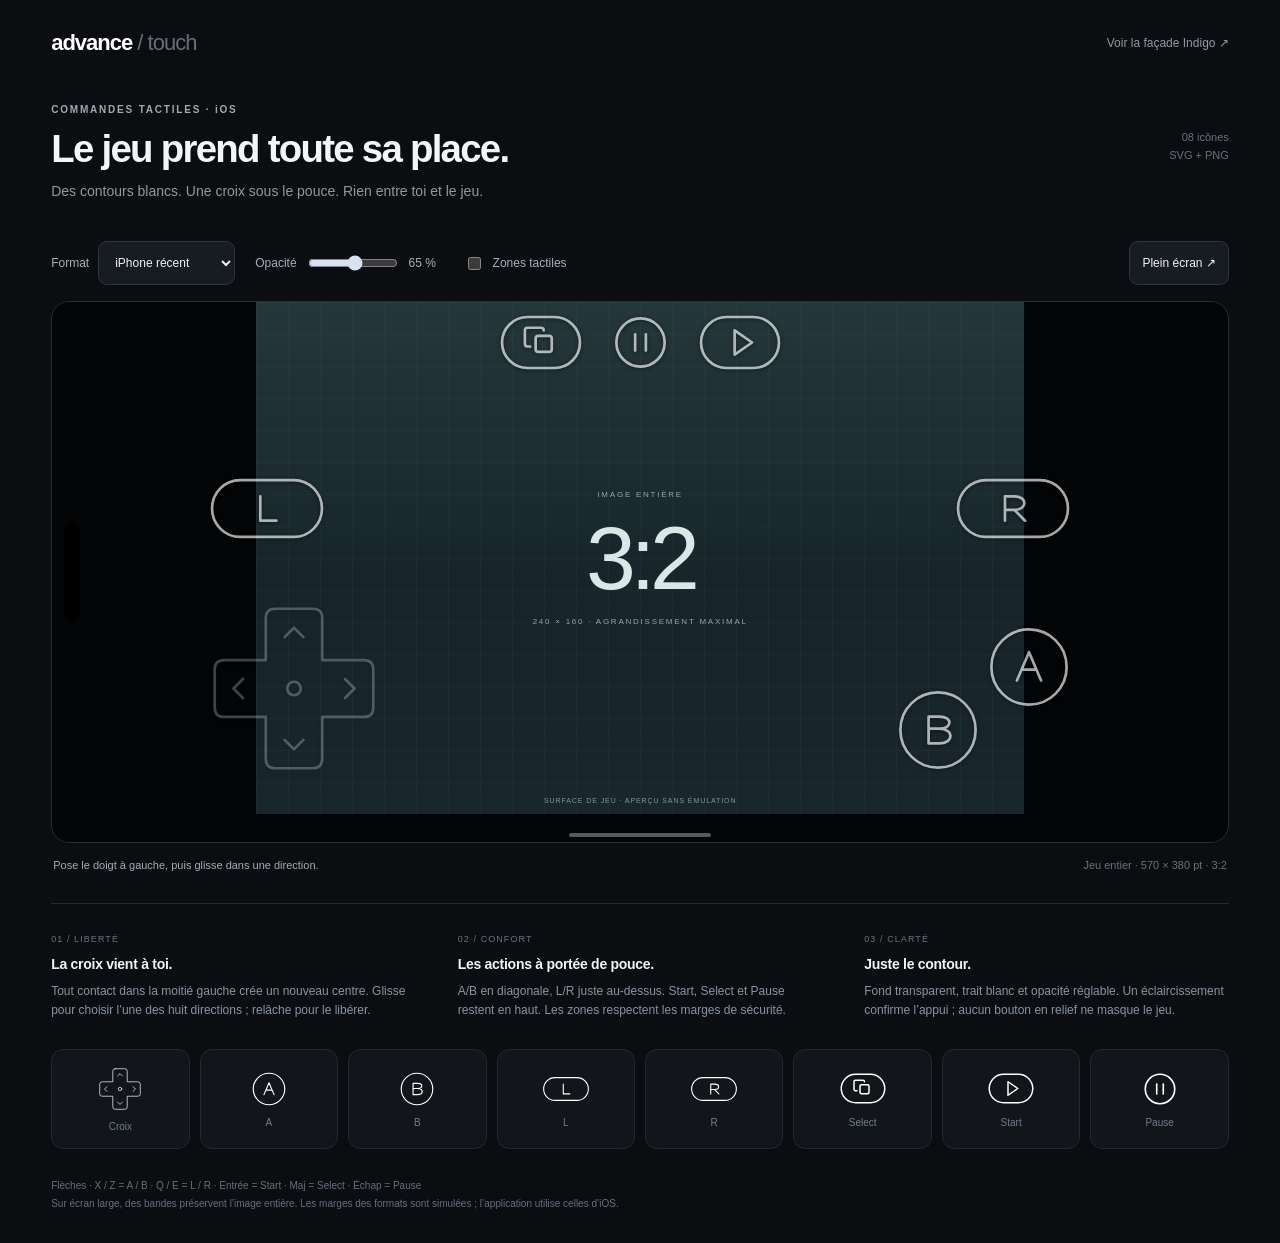
<file: preview/index.html>
<!doctype html>
<html lang="fr"><head><meta charset="utf-8"><meta name="viewport" content="width=device-width,initial-scale=1,viewport-fit=cover"><title>Advance — Touch</title><link rel="stylesheet" href="modern.css"></head>
<body>
<header><a class="brand" href="./">advance<span> / touch</span></a><a class="archive" href="indigo.html">Voir la façade Indigo ↗</a></header>
<main>
<div class="intro"><div><p class="eyebrow">COMMANDES TACTILES · iOS</p><h1>Le jeu prend toute sa place.</h1><p>Des contours blancs. Une croix sous le pouce. Rien entre toi et le jeu.</p></div><span class="version">08 icônes<br>SVG + PNG</span></div>
<div class="toolbar">
<label>Format <select id="device"><option value="wide">iPhone récent</option><option value="compact">iPhone compact</option><option value="classic">iPhone SE · 16:9</option><option value="ipad">iPad 13″ · 4:3</option><option value="ipad11">iPad 11″</option><option value="mini">iPad mini</option></select></label>
<label class="opacity">Opacité <input id="opacity" type="range" min="25" max="100" value="65"><output id="opacityValue">65 %</output></label>
<label><input id="guides" type="checkbox"> Zones tactiles</label>
<button id="fullscreen">Plein écran ↗</button>
</div>
<div id="viewport" class="viewport" tabindex="0" aria-label="Aperçu des commandes tactiles">
  <div id="game" class="game"><div class="game-label"><span>IMAGE ENTIÈRE</span><strong>3:2</strong><span>240 × 160 · AGRANDISSEMENT MAXIMAL</span></div><span class="demo-label">SURFACE DE JEU · APERÇU SANS ÉMULATION</span></div>
  <div id="moveZone" class="move-zone"><span>ZONE DE DÉPLACEMENT LIBRE</span></div>
  <div id="pad" class="pad" aria-hidden="true"><img src="../assets/ios-outline/svg/dpad.svg" alt=""><i id="thumb"></i></div>
  <div id="buttons"></div>
  <div id="safeGuide" class="safe-guide"></div>
  <div id="camera" class="camera"></div><div id="gesture" class="gesture"></div>
  <div id="pause" class="pause" hidden><p>Aperçu en pause</p><button id="resume">Reprendre</button></div>
</div>
<div class="caption"><span id="status" role="status">Pose le doigt à gauche, puis glisse dans une direction.</span><span id="sizeInfo">Ratio 3:2 conservé</span></div>
<section class="details"><article><span>01 / LIBERTÉ</span><h2>La croix vient à toi.</h2><p>Tout contact dans la moitié gauche crée un nouveau centre. Glisse pour choisir l’une des huit directions ; relâche pour le libérer.</p></article><article><span>02 / CONFORT</span><h2>Les actions à portée de pouce.</h2><p>A/B en diagonale, L/R juste au-dessus. Start, Select et Pause restent en haut. Les zones respectent les marges de sécurité.</p></article><article><span>03 / CLARTÉ</span><h2>Juste le contour.</h2><p>Fond transparent, trait blanc et opacité réglable. Un éclaircissement confirme l’appui ; aucun bouton en relief ne masque le jeu.</p></article></section>
<section class="asset-strip" aria-label="Les huit icônes séparées"></section>
<footer>Flèches · X / Z = A / B · Q / E = L / R · Entrée = Start · Maj = Select · Échap = Pause<br>Sur écran large, des bandes préservent l’image entière. Les marges des formats sont simulées ; l’application utilise celles d’iOS.</footer>
</main><div id="safeProbe"></div>
<script src="input.js"></script><script src="touch-model.js"></script><script src="modern.js"></script>
</body></html>
</file>
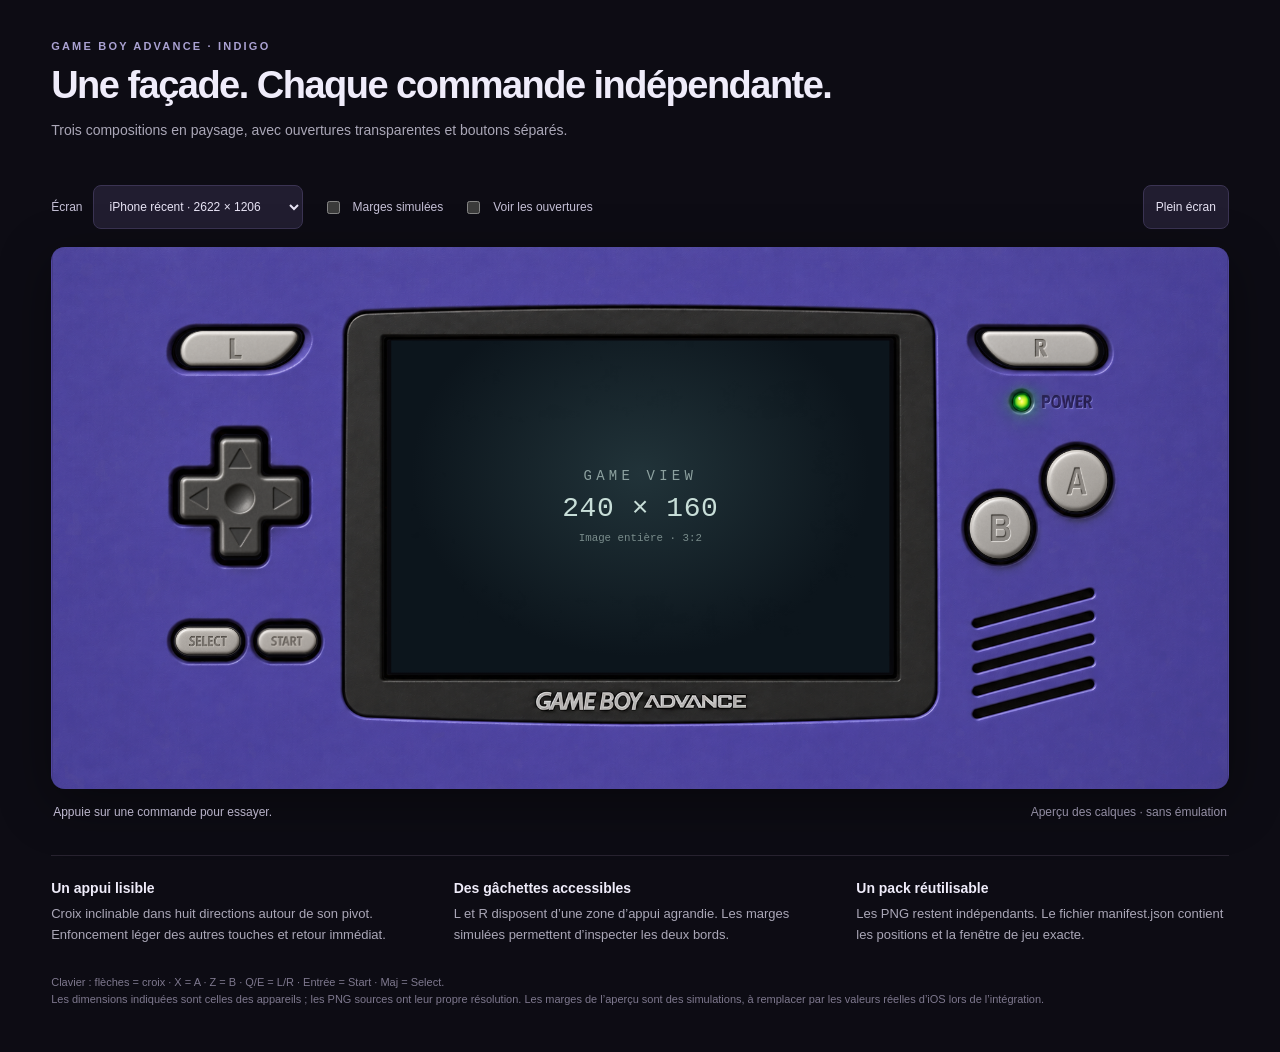
<file: preview/indigo.html>
<!doctype html>
<html lang="fr">
<head>
<meta charset="utf-8">
<meta name="viewport" content="width=device-width,initial-scale=1,viewport-fit=cover">
<title>GBA Indigo — Atelier des calques</title>
<link rel="stylesheet" href="preview.css">
</head>
<body>
<header><div class="eyebrow">GAME BOY ADVANCE · INDIGO</div><h1>Une façade. Chaque commande indépendante.</h1><p>Trois compositions en paysage, avec ouvertures transparentes et boutons séparés.</p></header>
<main>
<div class="toolbar">
<label>Écran <select id="device">
<option value="wide">iPhone récent · 2622 × 1206</option>
<option value="compact">iPhone compact · 2340 × 1080</option>
<option value="classic">iPhone SE · 1334 × 750</option>
<option value="ipad">iPad 13″ · 2752 × 2064</option>
<option value="ipad11">iPad 11″ · 2420 × 1668</option>
<option value="mini">iPad mini · 2266 × 1488</option>
</select></label>
<label class="check"><input type="checkbox" id="guides"> Marges simulées</label>
<label class="check"><input type="checkbox" id="holes"> Voir les ouvertures</label>
<button id="fullscreen" class="action">Plein écran</button>
</div>
<div class="viewport" id="viewport" aria-label="Aperçu interactif de la façade">
<div id="board" class="board"><div id="game" class="game"><span>GAME VIEW</span><strong>240 × 160</strong><small>Image entière · 3:2</small></div><img id="face" class="face" alt="Façade violette avec logements des boutons" draggable="false"><div id="controls"></div></div>
<div class="safe-guide" id="safeGuide"><span>Zone préservée</span></div>
<div id="camera" class="camera" aria-hidden="true"></div>
<div id="gesture" class="gesture" aria-hidden="true"></div>
</div>
<div class="caption"><span id="status" aria-live="polite">Appuie sur une commande pour essayer.</span><span>Aperçu des calques · sans émulation</span></div>
<section class="notes"><div><h2>Un appui lisible</h2><p>Croix inclinable dans huit directions autour de son pivot. Enfoncement léger des autres touches et retour immédiat.</p></div><div><h2>Des gâchettes accessibles</h2><p>L et R disposent d’une zone d’appui agrandie. Les marges simulées permettent d’inspecter les deux bords.</p></div><div><h2>Un pack réutilisable</h2><p>Les PNG restent indépendants. Le fichier manifest.json contient les positions et la fenêtre de jeu exacte.</p></div></section>
<p class="help">Clavier : flèches = croix · X = A · Z = B · Q/E = L/R · Entrée = Start · Maj = Select.<br>Les dimensions indiquées sont celles des appareils ; les PNG sources ont leur propre résolution. Les marges de l’aperçu sont des simulations, à remplacer par les valeurs réelles d’iOS lors de l’intégration.</p>
</main>
<div id="safeProbe" aria-hidden="true"></div>
<script src="assets.js"></script><script src="input.js"></script>
<script src="preview.js"></script>
</body></html>
</file>
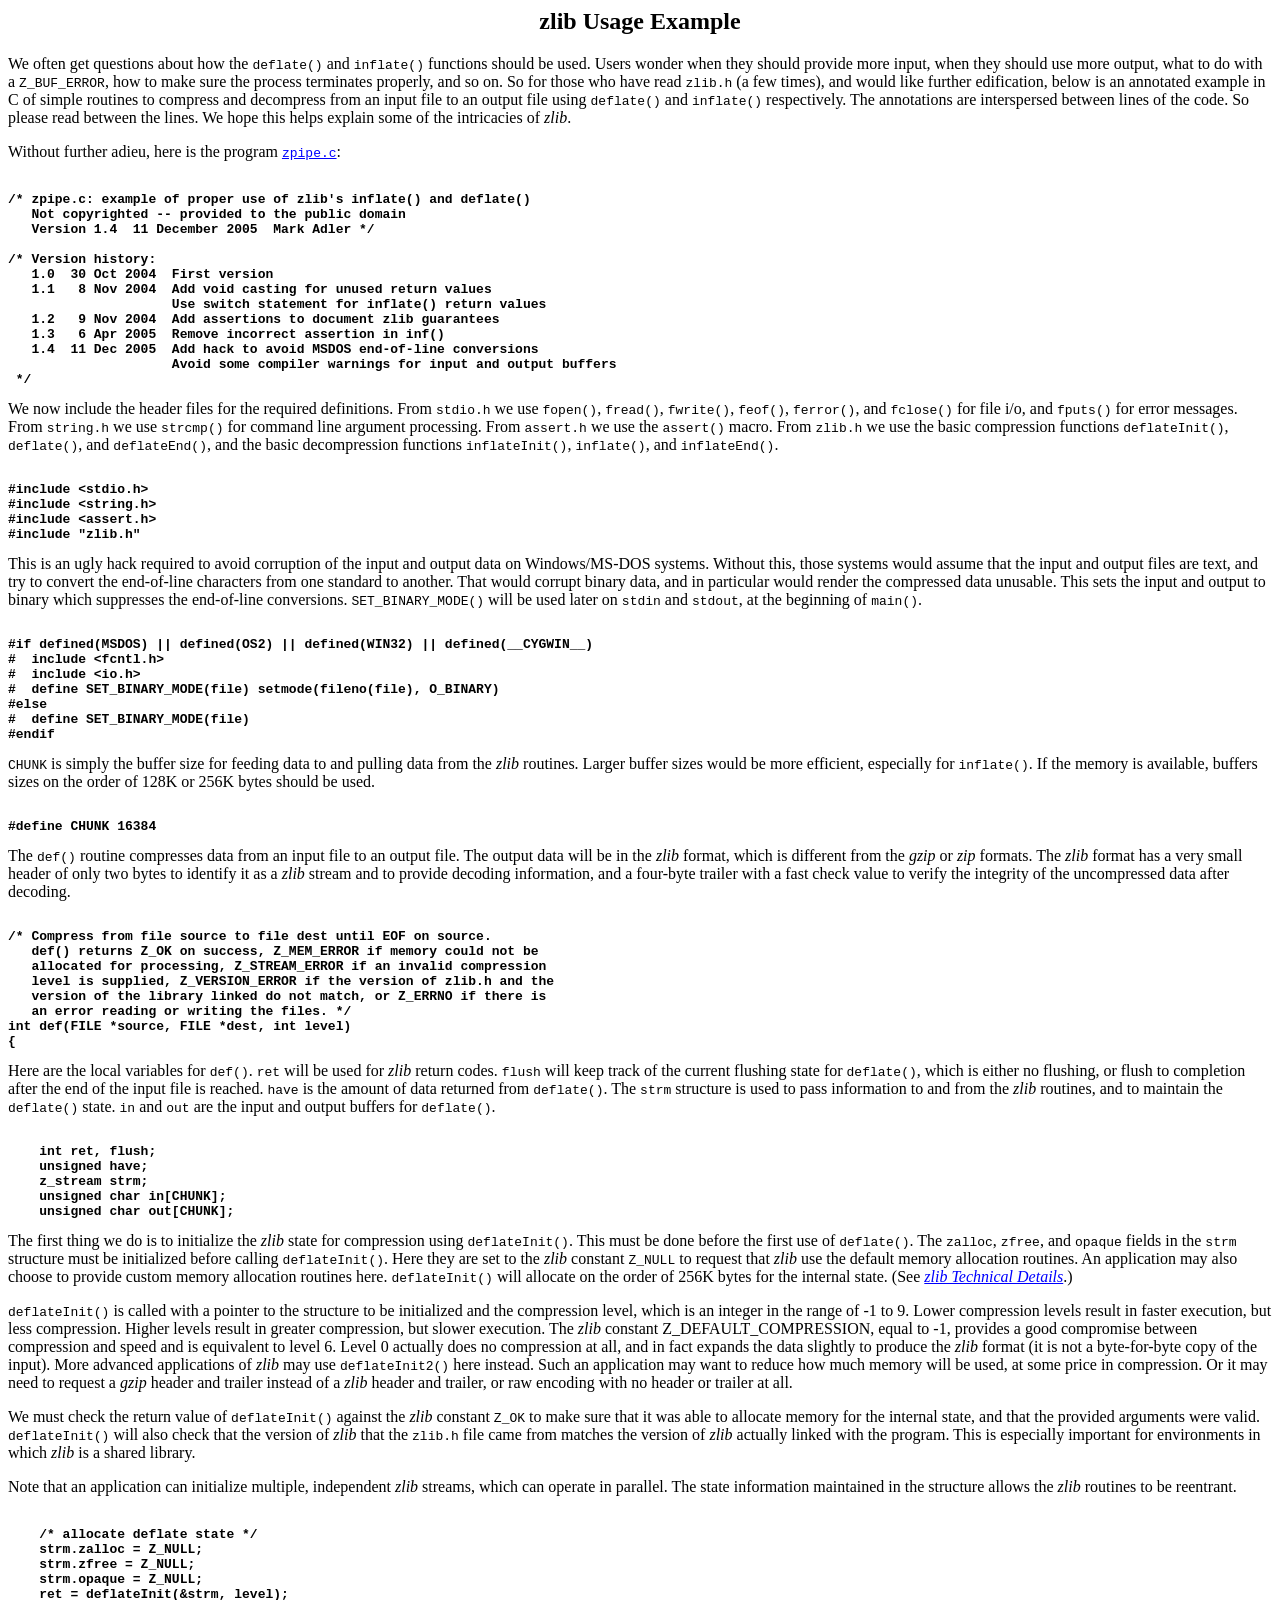
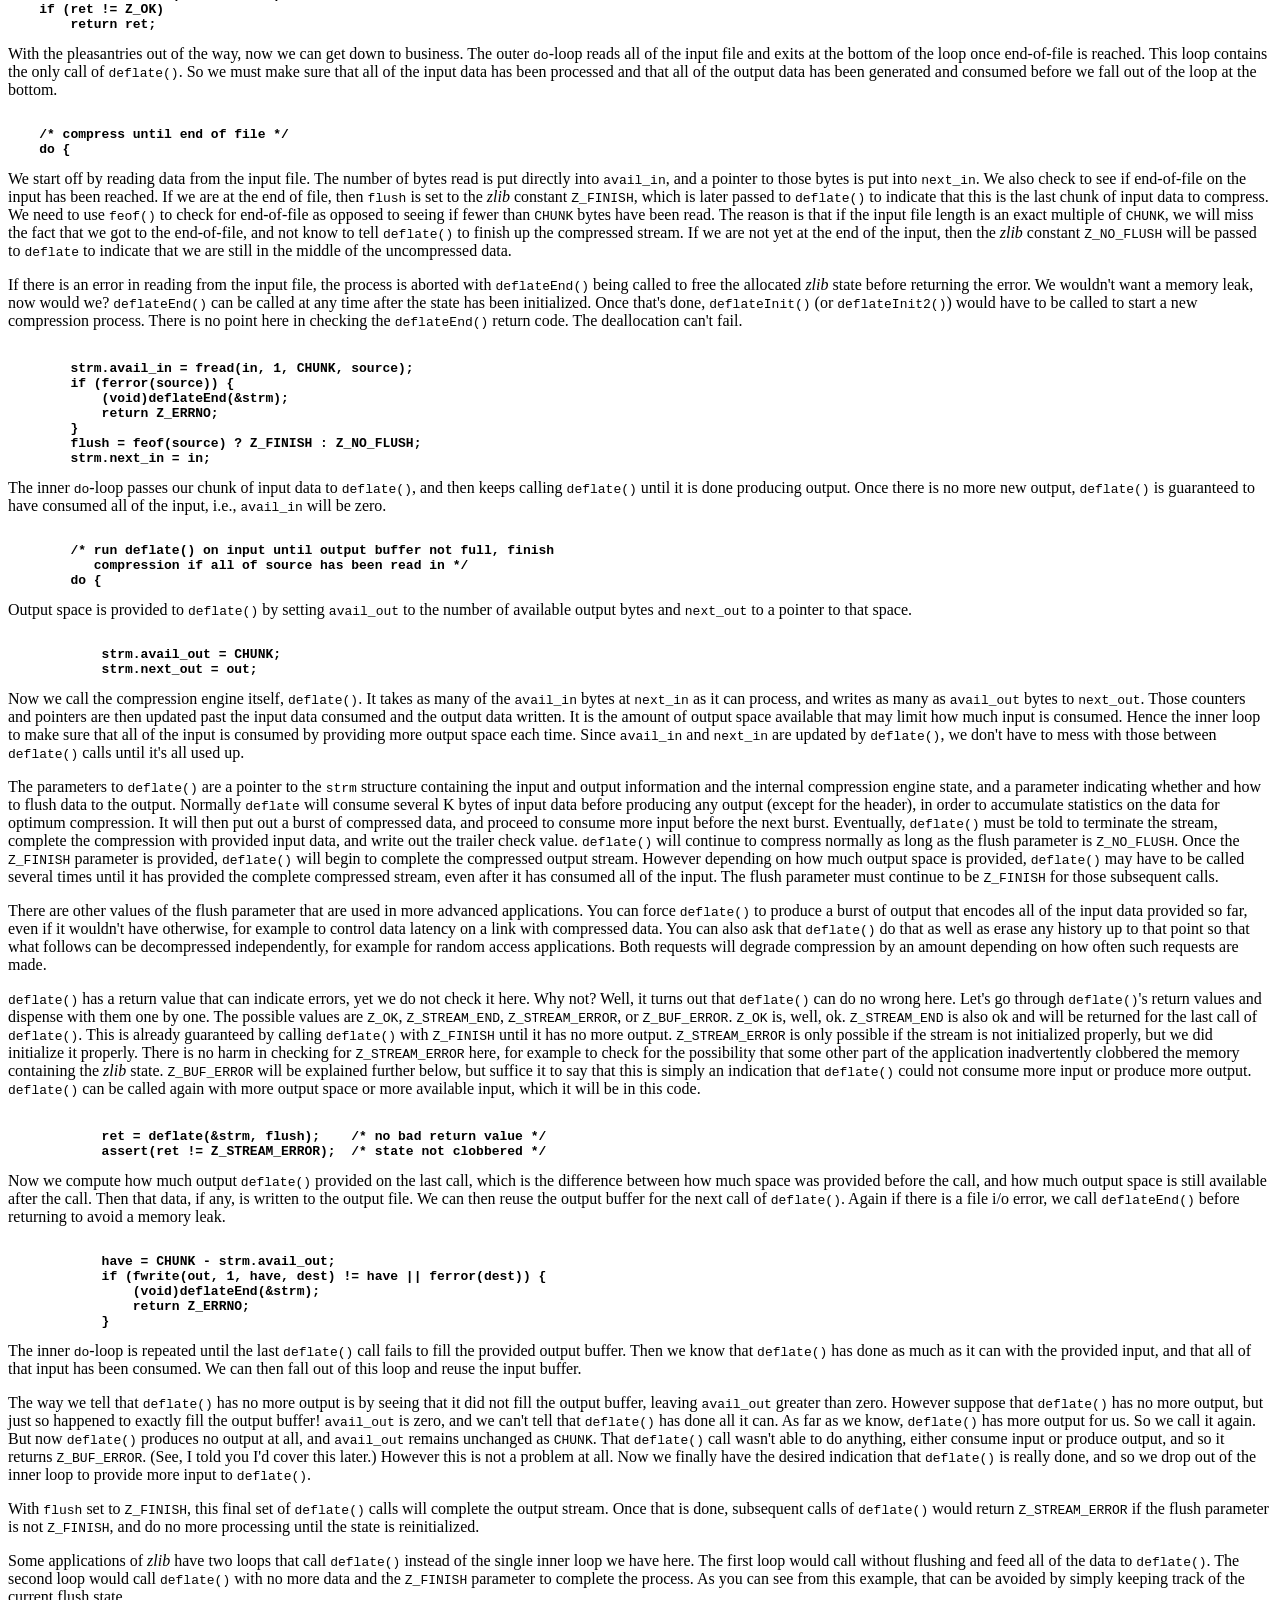
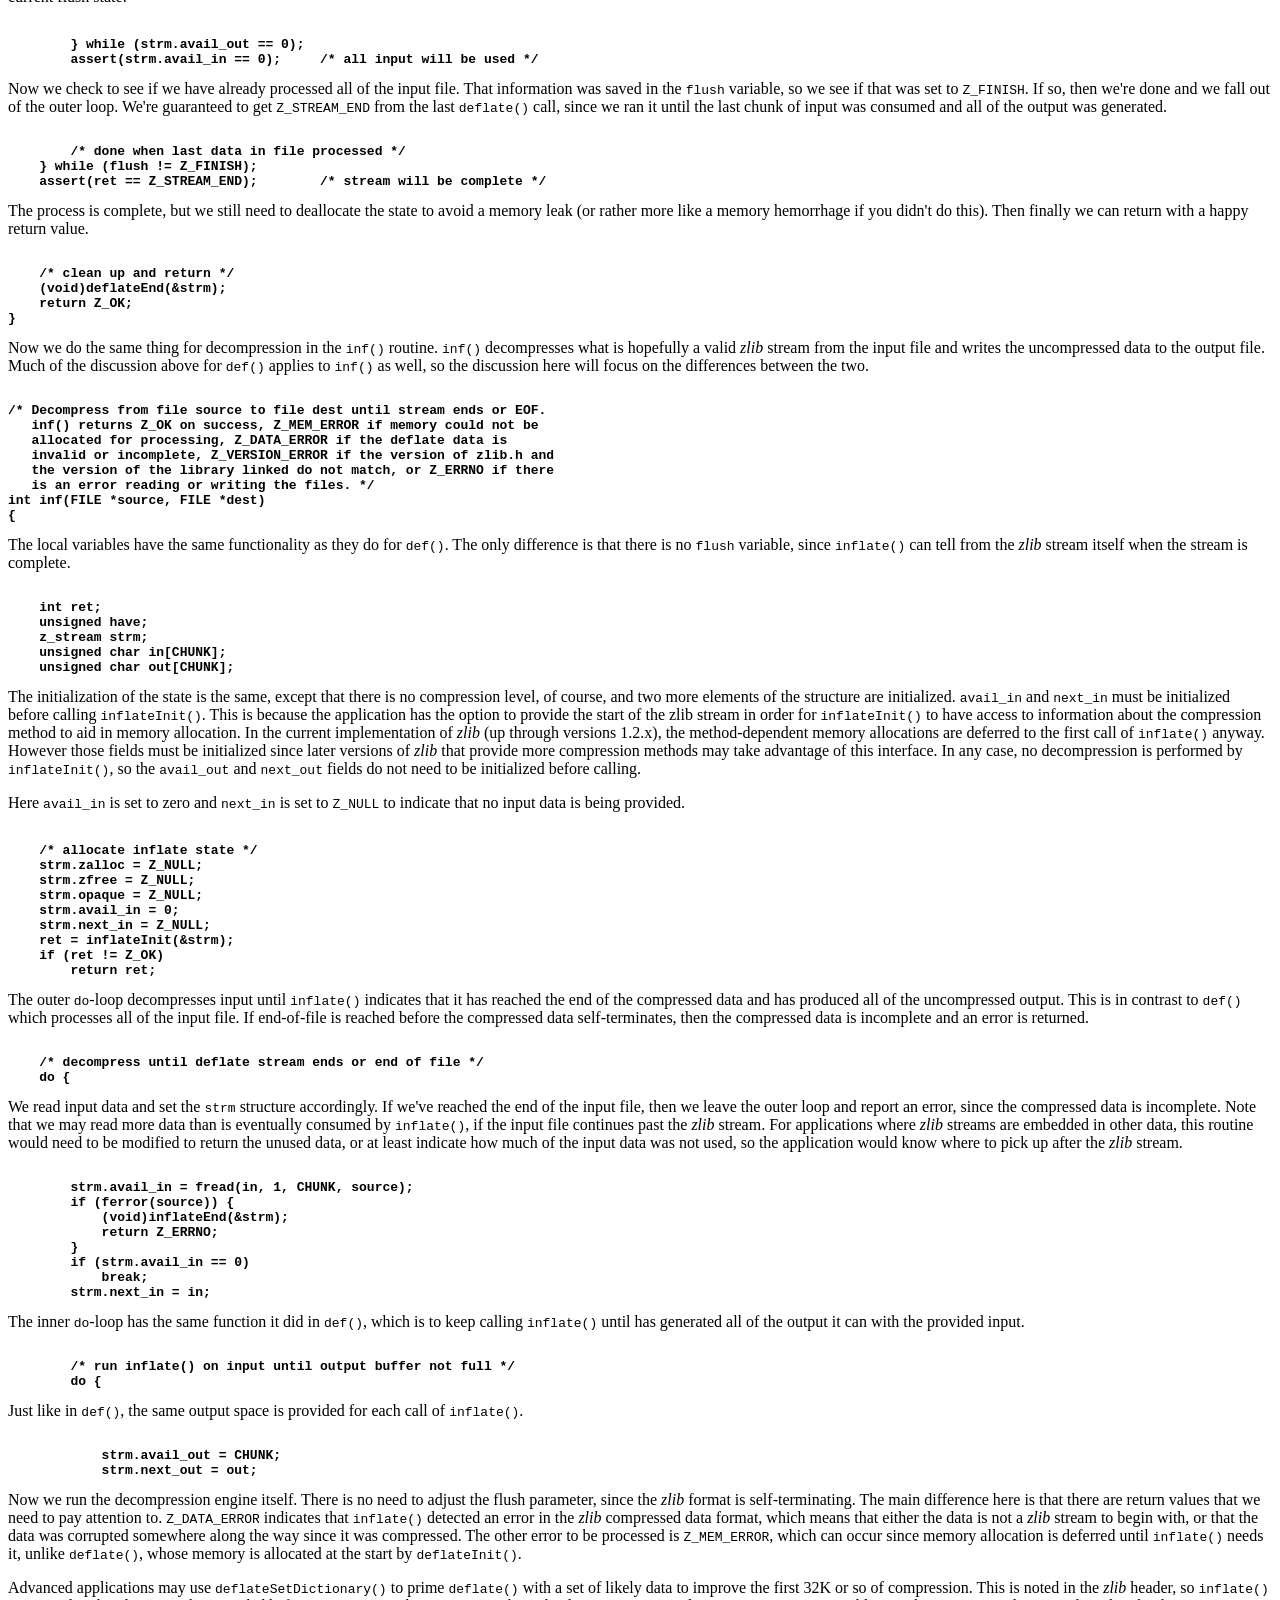
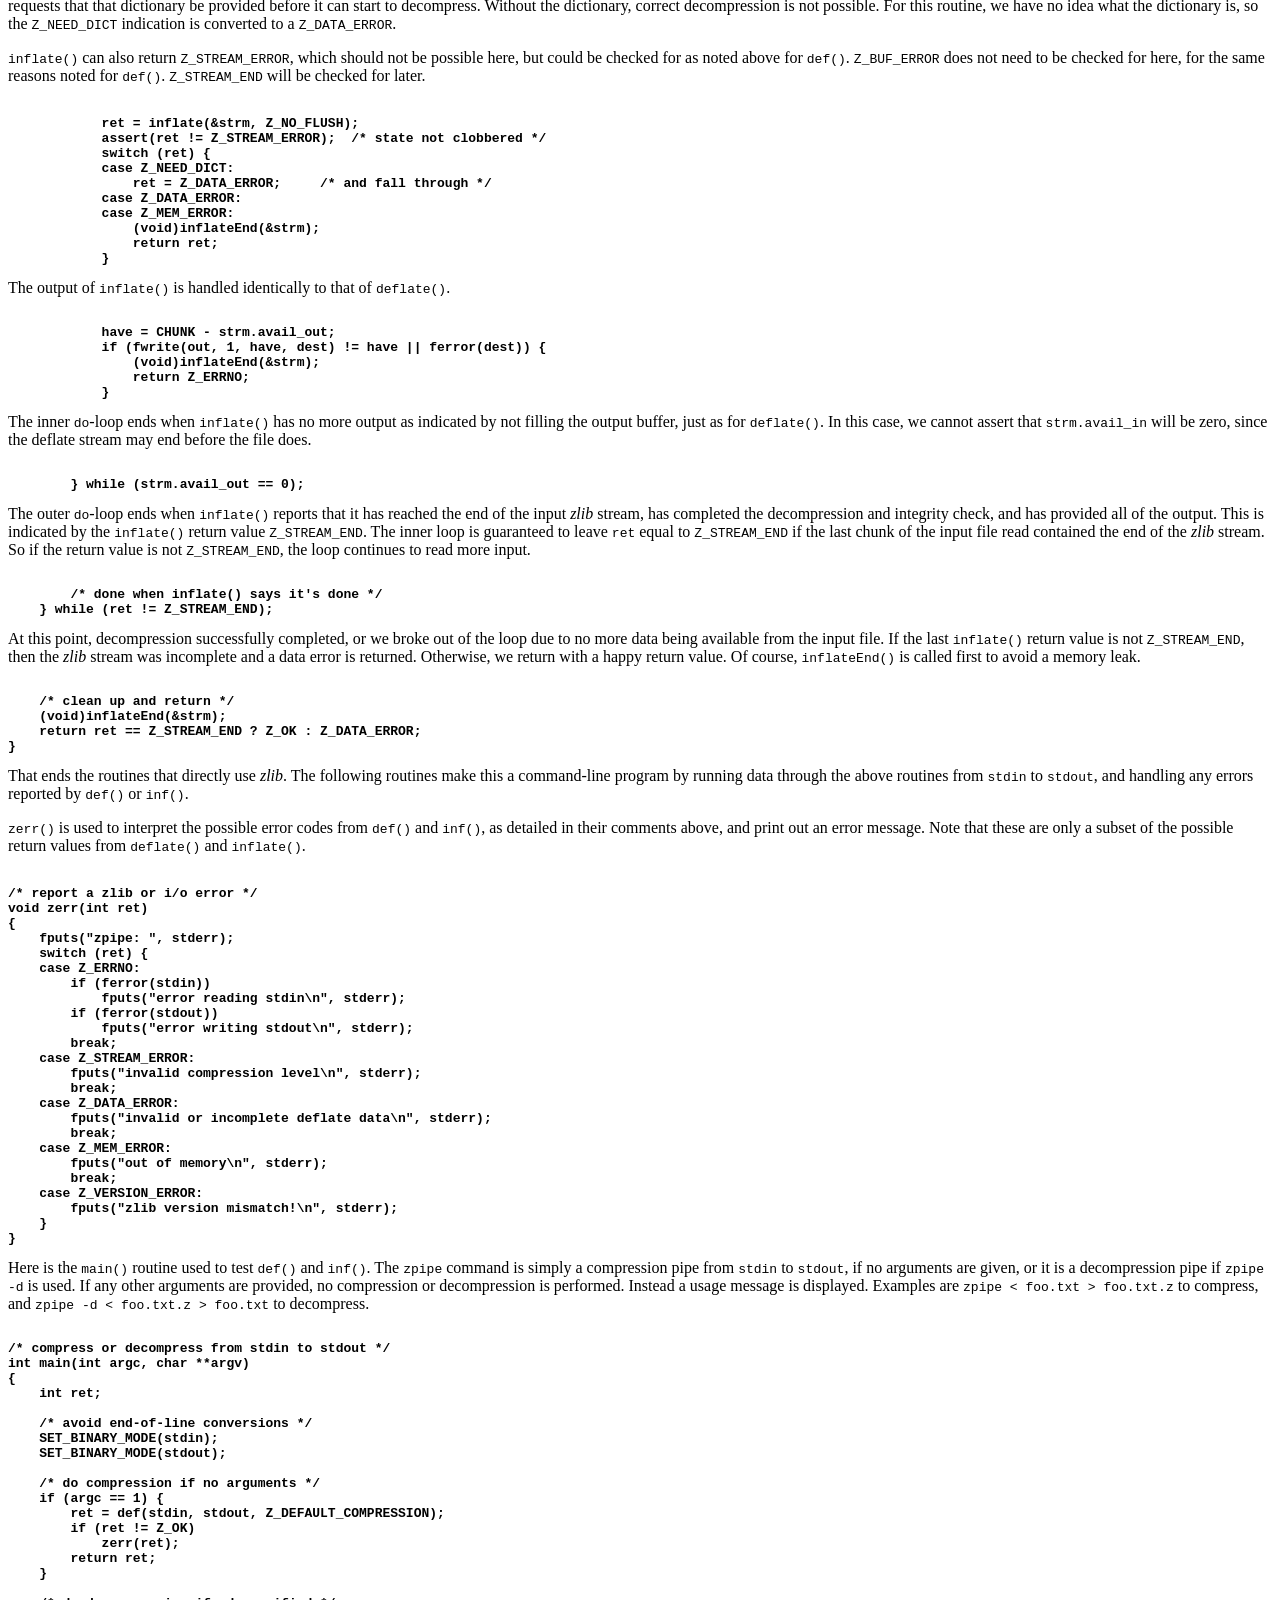
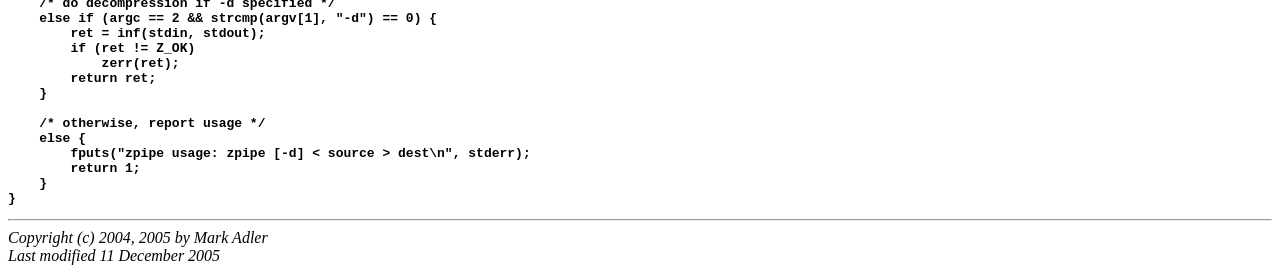
<file: emulator/src/third-party/zlib/examples/zlib_how.html>
<!DOCTYPE HTML PUBLIC "-//W3C//DTD HTML 4.0 Transitional//EN"
  "http://www.w3.org/TR/REC-html40/loose.dtd">
<html>
<head>
<meta http-equiv="Content-Type" content="text/html; charset=ISO-8859-1">
<title>zlib Usage Example</title>
<!--  Copyright (c) 2004, 2005 Mark Adler.  -->
</head>
<body bgcolor="#FFFFFF" text="#000000" link="#0000FF" vlink="#00A000">
<h2 align="center"> zlib Usage Example </h2>
We often get questions about how the <tt>deflate()</tt> and <tt>inflate()</tt> functions should be used.
Users wonder when they should provide more input, when they should use more output,
what to do with a <tt>Z_BUF_ERROR</tt>, how to make sure the process terminates properly, and
so on.  So for those who have read <tt>zlib.h</tt> (a few times), and
would like further edification, below is an annotated example in C of simple routines to compress and decompress
from an input file to an output file using <tt>deflate()</tt> and <tt>inflate()</tt> respectively.  The
annotations are interspersed between lines of the code.  So please read between the lines.
We hope this helps explain some of the intricacies of <em>zlib</em>.
<p>
Without further adieu, here is the program <a href="zpipe.c"><tt>zpipe.c</tt></a>:
<pre><b>
/* zpipe.c: example of proper use of zlib's inflate() and deflate()
   Not copyrighted -- provided to the public domain
   Version 1.4  11 December 2005  Mark Adler */

/* Version history:
   1.0  30 Oct 2004  First version
   1.1   8 Nov 2004  Add void casting for unused return values
                     Use switch statement for inflate() return values
   1.2   9 Nov 2004  Add assertions to document zlib guarantees
   1.3   6 Apr 2005  Remove incorrect assertion in inf()
   1.4  11 Dec 2005  Add hack to avoid MSDOS end-of-line conversions
                     Avoid some compiler warnings for input and output buffers
 */
</b></pre><!-- -->
We now include the header files for the required definitions.  From
<tt>stdio.h</tt> we use <tt>fopen()</tt>, <tt>fread()</tt>, <tt>fwrite()</tt>,
<tt>feof()</tt>, <tt>ferror()</tt>, and <tt>fclose()</tt> for file i/o, and
<tt>fputs()</tt> for error messages.  From <tt>string.h</tt> we use
<tt>strcmp()</tt> for command line argument processing.
From <tt>assert.h</tt> we use the <tt>assert()</tt> macro.
From <tt>zlib.h</tt>
we use the basic compression functions <tt>deflateInit()</tt>,
<tt>deflate()</tt>, and <tt>deflateEnd()</tt>, and the basic decompression
functions <tt>inflateInit()</tt>, <tt>inflate()</tt>, and
<tt>inflateEnd()</tt>.
<pre><b>
#include &lt;stdio.h&gt;
#include &lt;string.h&gt;
#include &lt;assert.h&gt;
#include "zlib.h"
</b></pre><!-- -->
This is an ugly hack required to avoid corruption of the input and output data on
Windows/MS-DOS systems.  Without this, those systems would assume that the input and output
files are text, and try to convert the end-of-line characters from one standard to
another.  That would corrupt binary data, and in particular would render the compressed data unusable.
This sets the input and output to binary which suppresses the end-of-line conversions.
<tt>SET_BINARY_MODE()</tt> will be used later on <tt>stdin</tt> and <tt>stdout</tt>, at the beginning of <tt>main()</tt>.
<pre><b>
#if defined(MSDOS) || defined(OS2) || defined(WIN32) || defined(__CYGWIN__)
#  include &lt;fcntl.h&gt;
#  include &lt;io.h&gt;
#  define SET_BINARY_MODE(file) setmode(fileno(file), O_BINARY)
#else
#  define SET_BINARY_MODE(file)
#endif
</b></pre><!-- -->
<tt>CHUNK</tt> is simply the buffer size for feeding data to and pulling data
from the <em>zlib</em> routines.  Larger buffer sizes would be more efficient,
especially for <tt>inflate()</tt>.  If the memory is available, buffers sizes
on the order of 128K or 256K bytes should be used.
<pre><b>
#define CHUNK 16384
</b></pre><!-- -->
The <tt>def()</tt> routine compresses data from an input file to an output file.  The output data
will be in the <em>zlib</em> format, which is different from the <em>gzip</em> or <em>zip</em>
formats.  The <em>zlib</em> format has a very small header of only two bytes to identify it as
a <em>zlib</em> stream and to provide decoding information, and a four-byte trailer with a fast
check value to verify the integrity of the uncompressed data after decoding.
<pre><b>
/* Compress from file source to file dest until EOF on source.
   def() returns Z_OK on success, Z_MEM_ERROR if memory could not be
   allocated for processing, Z_STREAM_ERROR if an invalid compression
   level is supplied, Z_VERSION_ERROR if the version of zlib.h and the
   version of the library linked do not match, or Z_ERRNO if there is
   an error reading or writing the files. */
int def(FILE *source, FILE *dest, int level)
{
</b></pre>
Here are the local variables for <tt>def()</tt>.  <tt>ret</tt> will be used for <em>zlib</em>
return codes.  <tt>flush</tt> will keep track of the current flushing state for <tt>deflate()</tt>,
which is either no flushing, or flush to completion after the end of the input file is reached.
<tt>have</tt> is the amount of data returned from <tt>deflate()</tt>.  The <tt>strm</tt> structure
is used to pass information to and from the <em>zlib</em> routines, and to maintain the
<tt>deflate()</tt> state.  <tt>in</tt> and <tt>out</tt> are the input and output buffers for
<tt>deflate()</tt>.
<pre><b>
    int ret, flush;
    unsigned have;
    z_stream strm;
    unsigned char in[CHUNK];
    unsigned char out[CHUNK];
</b></pre><!-- -->
The first thing we do is to initialize the <em>zlib</em> state for compression using
<tt>deflateInit()</tt>.  This must be done before the first use of <tt>deflate()</tt>.
The <tt>zalloc</tt>, <tt>zfree</tt>, and <tt>opaque</tt> fields in the <tt>strm</tt>
structure must be initialized before calling <tt>deflateInit()</tt>.  Here they are
set to the <em>zlib</em> constant <tt>Z_NULL</tt> to request that <em>zlib</em> use
the default memory allocation routines.  An application may also choose to provide
custom memory allocation routines here.  <tt>deflateInit()</tt> will allocate on the
order of 256K bytes for the internal state.
(See <a href="zlib_tech.html"><em>zlib Technical Details</em></a>.)
<p>
<tt>deflateInit()</tt> is called with a pointer to the structure to be initialized and
the compression level, which is an integer in the range of -1 to 9.  Lower compression
levels result in faster execution, but less compression.  Higher levels result in
greater compression, but slower execution.  The <em>zlib</em> constant Z_DEFAULT_COMPRESSION,
equal to -1,
provides a good compromise between compression and speed and is equivalent to level 6.
Level 0 actually does no compression at all, and in fact expands the data slightly to produce
the <em>zlib</em> format (it is not a byte-for-byte copy of the input).
More advanced applications of <em>zlib</em>
may use <tt>deflateInit2()</tt> here instead.  Such an application may want to reduce how
much memory will be used, at some price in compression.  Or it may need to request a
<em>gzip</em> header and trailer instead of a <em>zlib</em> header and trailer, or raw
encoding with no header or trailer at all.
<p>
We must check the return value of <tt>deflateInit()</tt> against the <em>zlib</em> constant
<tt>Z_OK</tt> to make sure that it was able to
allocate memory for the internal state, and that the provided arguments were valid.
<tt>deflateInit()</tt> will also check that the version of <em>zlib</em> that the <tt>zlib.h</tt>
file came from matches the version of <em>zlib</em> actually linked with the program.  This
is especially important for environments in which <em>zlib</em> is a shared library.
<p>
Note that an application can initialize multiple, independent <em>zlib</em> streams, which can
operate in parallel.  The state information maintained in the structure allows the <em>zlib</em>
routines to be reentrant.
<pre><b>
    /* allocate deflate state */
    strm.zalloc = Z_NULL;
    strm.zfree = Z_NULL;
    strm.opaque = Z_NULL;
    ret = deflateInit(&amp;strm, level);
    if (ret != Z_OK)
        return ret;
</b></pre><!-- -->
With the pleasantries out of the way, now we can get down to business.  The outer <tt>do</tt>-loop
reads all of the input file and exits at the bottom of the loop once end-of-file is reached.
This loop contains the only call of <tt>deflate()</tt>.  So we must make sure that all of the
input data has been processed and that all of the output data has been generated and consumed
before we fall out of the loop at the bottom.
<pre><b>
    /* compress until end of file */
    do {
</b></pre>
We start off by reading data from the input file.  The number of bytes read is put directly
into <tt>avail_in</tt>, and a pointer to those bytes is put into <tt>next_in</tt>.  We also
check to see if end-of-file on the input has been reached.  If we are at the end of file, then <tt>flush</tt> is set to the
<em>zlib</em> constant <tt>Z_FINISH</tt>, which is later passed to <tt>deflate()</tt> to
indicate that this is the last chunk of input data to compress.  We need to use <tt>feof()</tt>
to check for end-of-file as opposed to seeing if fewer than <tt>CHUNK</tt> bytes have been read.  The
reason is that if the input file length is an exact multiple of <tt>CHUNK</tt>, we will miss
the fact that we got to the end-of-file, and not know to tell <tt>deflate()</tt> to finish
up the compressed stream.  If we are not yet at the end of the input, then the <em>zlib</em>
constant <tt>Z_NO_FLUSH</tt> will be passed to <tt>deflate</tt> to indicate that we are still
in the middle of the uncompressed data.
<p>
If there is an error in reading from the input file, the process is aborted with
<tt>deflateEnd()</tt> being called to free the allocated <em>zlib</em> state before returning
the error.  We wouldn't want a memory leak, now would we?  <tt>deflateEnd()</tt> can be called
at any time after the state has been initialized.  Once that's done, <tt>deflateInit()</tt> (or
<tt>deflateInit2()</tt>) would have to be called to start a new compression process.  There is
no point here in checking the <tt>deflateEnd()</tt> return code.  The deallocation can't fail.
<pre><b>
        strm.avail_in = fread(in, 1, CHUNK, source);
        if (ferror(source)) {
            (void)deflateEnd(&amp;strm);
            return Z_ERRNO;
        }
        flush = feof(source) ? Z_FINISH : Z_NO_FLUSH;
        strm.next_in = in;
</b></pre><!-- -->
The inner <tt>do</tt>-loop passes our chunk of input data to <tt>deflate()</tt>, and then
keeps calling <tt>deflate()</tt> until it is done producing output.  Once there is no more
new output, <tt>deflate()</tt> is guaranteed to have consumed all of the input, i.e.,
<tt>avail_in</tt> will be zero.
<pre><b>
        /* run deflate() on input until output buffer not full, finish
           compression if all of source has been read in */
        do {
</b></pre>
Output space is provided to <tt>deflate()</tt> by setting <tt>avail_out</tt> to the number
of available output bytes and <tt>next_out</tt> to a pointer to that space.
<pre><b>
            strm.avail_out = CHUNK;
            strm.next_out = out;
</b></pre>
Now we call the compression engine itself, <tt>deflate()</tt>.  It takes as many of the
<tt>avail_in</tt> bytes at <tt>next_in</tt> as it can process, and writes as many as
<tt>avail_out</tt> bytes to <tt>next_out</tt>.  Those counters and pointers are then
updated past the input data consumed and the output data written.  It is the amount of
output space available that may limit how much input is consumed.
Hence the inner loop to make sure that
all of the input is consumed by providing more output space each time.  Since <tt>avail_in</tt>
and <tt>next_in</tt> are updated by <tt>deflate()</tt>, we don't have to mess with those
between <tt>deflate()</tt> calls until it's all used up.
<p>
The parameters to <tt>deflate()</tt> are a pointer to the <tt>strm</tt> structure containing
the input and output information and the internal compression engine state, and a parameter
indicating whether and how to flush data to the output.  Normally <tt>deflate</tt> will consume
several K bytes of input data before producing any output (except for the header), in order
to accumulate statistics on the data for optimum compression.  It will then put out a burst of
compressed data, and proceed to consume more input before the next burst.  Eventually,
<tt>deflate()</tt>
must be told to terminate the stream, complete the compression with provided input data, and
write out the trailer check value.  <tt>deflate()</tt> will continue to compress normally as long
as the flush parameter is <tt>Z_NO_FLUSH</tt>.  Once the <tt>Z_FINISH</tt> parameter is provided,
<tt>deflate()</tt> will begin to complete the compressed output stream.  However depending on how
much output space is provided, <tt>deflate()</tt> may have to be called several times until it
has provided the complete compressed stream, even after it has consumed all of the input.  The flush
parameter must continue to be <tt>Z_FINISH</tt> for those subsequent calls.
<p>
There are other values of the flush parameter that are used in more advanced applications.  You can
force <tt>deflate()</tt> to produce a burst of output that encodes all of the input data provided
so far, even if it wouldn't have otherwise, for example to control data latency on a link with
compressed data.  You can also ask that <tt>deflate()</tt> do that as well as erase any history up to
that point so that what follows can be decompressed independently, for example for random access
applications.  Both requests will degrade compression by an amount depending on how often such
requests are made.
<p>
<tt>deflate()</tt> has a return value that can indicate errors, yet we do not check it here.  Why
not?  Well, it turns out that <tt>deflate()</tt> can do no wrong here.  Let's go through
<tt>deflate()</tt>'s return values and dispense with them one by one.  The possible values are
<tt>Z_OK</tt>, <tt>Z_STREAM_END</tt>, <tt>Z_STREAM_ERROR</tt>, or <tt>Z_BUF_ERROR</tt>.  <tt>Z_OK</tt>
is, well, ok.  <tt>Z_STREAM_END</tt> is also ok and will be returned for the last call of
<tt>deflate()</tt>.  This is already guaranteed by calling <tt>deflate()</tt> with <tt>Z_FINISH</tt>
until it has no more output.  <tt>Z_STREAM_ERROR</tt> is only possible if the stream is not
initialized properly, but we did initialize it properly.  There is no harm in checking for
<tt>Z_STREAM_ERROR</tt> here, for example to check for the possibility that some
other part of the application inadvertently clobbered the memory containing the <em>zlib</em> state.
<tt>Z_BUF_ERROR</tt> will be explained further below, but
suffice it to say that this is simply an indication that <tt>deflate()</tt> could not consume
more input or produce more output.  <tt>deflate()</tt> can be called again with more output space
or more available input, which it will be in this code.
<pre><b>
            ret = deflate(&amp;strm, flush);    /* no bad return value */
            assert(ret != Z_STREAM_ERROR);  /* state not clobbered */
</b></pre>
Now we compute how much output <tt>deflate()</tt> provided on the last call, which is the
difference between how much space was provided before the call, and how much output space
is still available after the call.  Then that data, if any, is written to the output file.
We can then reuse the output buffer for the next call of <tt>deflate()</tt>.  Again if there
is a file i/o error, we call <tt>deflateEnd()</tt> before returning to avoid a memory leak.
<pre><b>
            have = CHUNK - strm.avail_out;
            if (fwrite(out, 1, have, dest) != have || ferror(dest)) {
                (void)deflateEnd(&amp;strm);
                return Z_ERRNO;
            }
</b></pre>
The inner <tt>do</tt>-loop is repeated until the last <tt>deflate()</tt> call fails to fill the
provided output buffer.  Then we know that <tt>deflate()</tt> has done as much as it can with
the provided input, and that all of that input has been consumed.  We can then fall out of this
loop and reuse the input buffer.
<p>
The way we tell that <tt>deflate()</tt> has no more output is by seeing that it did not fill
the output buffer, leaving <tt>avail_out</tt> greater than zero.  However suppose that
<tt>deflate()</tt> has no more output, but just so happened to exactly fill the output buffer!
<tt>avail_out</tt> is zero, and we can't tell that <tt>deflate()</tt> has done all it can.
As far as we know, <tt>deflate()</tt>
has more output for us.  So we call it again.  But now <tt>deflate()</tt> produces no output
at all, and <tt>avail_out</tt> remains unchanged as <tt>CHUNK</tt>.  That <tt>deflate()</tt> call
wasn't able to do anything, either consume input or produce output, and so it returns
<tt>Z_BUF_ERROR</tt>.  (See, I told you I'd cover this later.)  However this is not a problem at
all.  Now we finally have the desired indication that <tt>deflate()</tt> is really done,
and so we drop out of the inner loop to provide more input to <tt>deflate()</tt>.
<p>
With <tt>flush</tt> set to <tt>Z_FINISH</tt>, this final set of <tt>deflate()</tt> calls will
complete the output stream.  Once that is done, subsequent calls of <tt>deflate()</tt> would return
<tt>Z_STREAM_ERROR</tt> if the flush parameter is not <tt>Z_FINISH</tt>, and do no more processing
until the state is reinitialized.
<p>
Some applications of <em>zlib</em> have two loops that call <tt>deflate()</tt>
instead of the single inner loop we have here.  The first loop would call
without flushing and feed all of the data to <tt>deflate()</tt>.  The second loop would call
<tt>deflate()</tt> with no more
data and the <tt>Z_FINISH</tt> parameter to complete the process.  As you can see from this
example, that can be avoided by simply keeping track of the current flush state.
<pre><b>
        } while (strm.avail_out == 0);
        assert(strm.avail_in == 0);     /* all input will be used */
</b></pre><!-- -->
Now we check to see if we have already processed all of the input file.  That information was
saved in the <tt>flush</tt> variable, so we see if that was set to <tt>Z_FINISH</tt>.  If so,
then we're done and we fall out of the outer loop.  We're guaranteed to get <tt>Z_STREAM_END</tt>
from the last <tt>deflate()</tt> call, since we ran it until the last chunk of input was
consumed and all of the output was generated.
<pre><b>
        /* done when last data in file processed */
    } while (flush != Z_FINISH);
    assert(ret == Z_STREAM_END);        /* stream will be complete */
</b></pre><!-- -->
The process is complete, but we still need to deallocate the state to avoid a memory leak
(or rather more like a memory hemorrhage if you didn't do this).  Then
finally we can return with a happy return value.
<pre><b>
    /* clean up and return */
    (void)deflateEnd(&amp;strm);
    return Z_OK;
}
</b></pre><!-- -->
Now we do the same thing for decompression in the <tt>inf()</tt> routine. <tt>inf()</tt>
decompresses what is hopefully a valid <em>zlib</em> stream from the input file and writes the
uncompressed data to the output file.  Much of the discussion above for <tt>def()</tt>
applies to <tt>inf()</tt> as well, so the discussion here will focus on the differences between
the two.
<pre><b>
/* Decompress from file source to file dest until stream ends or EOF.
   inf() returns Z_OK on success, Z_MEM_ERROR if memory could not be
   allocated for processing, Z_DATA_ERROR if the deflate data is
   invalid or incomplete, Z_VERSION_ERROR if the version of zlib.h and
   the version of the library linked do not match, or Z_ERRNO if there
   is an error reading or writing the files. */
int inf(FILE *source, FILE *dest)
{
</b></pre>
The local variables have the same functionality as they do for <tt>def()</tt>.  The
only difference is that there is no <tt>flush</tt> variable, since <tt>inflate()</tt>
can tell from the <em>zlib</em> stream itself when the stream is complete.
<pre><b>
    int ret;
    unsigned have;
    z_stream strm;
    unsigned char in[CHUNK];
    unsigned char out[CHUNK];
</b></pre><!-- -->
The initialization of the state is the same, except that there is no compression level,
of course, and two more elements of the structure are initialized.  <tt>avail_in</tt>
and <tt>next_in</tt> must be initialized before calling <tt>inflateInit()</tt>.  This
is because the application has the option to provide the start of the zlib stream in
order for <tt>inflateInit()</tt> to have access to information about the compression
method to aid in memory allocation.  In the current implementation of <em>zlib</em>
(up through versions 1.2.x), the method-dependent memory allocations are deferred to the first call of
<tt>inflate()</tt> anyway.  However those fields must be initialized since later versions
of <em>zlib</em> that provide more compression methods may take advantage of this interface.
In any case, no decompression is performed by <tt>inflateInit()</tt>, so the
<tt>avail_out</tt> and <tt>next_out</tt> fields do not need to be initialized before calling.
<p>
Here <tt>avail_in</tt> is set to zero and <tt>next_in</tt> is set to <tt>Z_NULL</tt> to
indicate that no input data is being provided.
<pre><b>
    /* allocate inflate state */
    strm.zalloc = Z_NULL;
    strm.zfree = Z_NULL;
    strm.opaque = Z_NULL;
    strm.avail_in = 0;
    strm.next_in = Z_NULL;
    ret = inflateInit(&amp;strm);
    if (ret != Z_OK)
        return ret;
</b></pre><!-- -->
The outer <tt>do</tt>-loop decompresses input until <tt>inflate()</tt> indicates
that it has reached the end of the compressed data and has produced all of the uncompressed
output.  This is in contrast to <tt>def()</tt> which processes all of the input file.
If end-of-file is reached before the compressed data self-terminates, then the compressed
data is incomplete and an error is returned.
<pre><b>
    /* decompress until deflate stream ends or end of file */
    do {
</b></pre>
We read input data and set the <tt>strm</tt> structure accordingly.  If we've reached the
end of the input file, then we leave the outer loop and report an error, since the
compressed data is incomplete.  Note that we may read more data than is eventually consumed
by <tt>inflate()</tt>, if the input file continues past the <em>zlib</em> stream.
For applications where <em>zlib</em> streams are embedded in other data, this routine would
need to be modified to return the unused data, or at least indicate how much of the input
data was not used, so the application would know where to pick up after the <em>zlib</em> stream.
<pre><b>
        strm.avail_in = fread(in, 1, CHUNK, source);
        if (ferror(source)) {
            (void)inflateEnd(&amp;strm);
            return Z_ERRNO;
        }
        if (strm.avail_in == 0)
            break;
        strm.next_in = in;
</b></pre><!-- -->
The inner <tt>do</tt>-loop has the same function it did in <tt>def()</tt>, which is to
keep calling <tt>inflate()</tt> until has generated all of the output it can with the
provided input.
<pre><b>
        /* run inflate() on input until output buffer not full */
        do {
</b></pre>
Just like in <tt>def()</tt>, the same output space is provided for each call of <tt>inflate()</tt>.
<pre><b>
            strm.avail_out = CHUNK;
            strm.next_out = out;
</b></pre>
Now we run the decompression engine itself.  There is no need to adjust the flush parameter, since
the <em>zlib</em> format is self-terminating. The main difference here is that there are
return values that we need to pay attention to.  <tt>Z_DATA_ERROR</tt>
indicates that <tt>inflate()</tt> detected an error in the <em>zlib</em> compressed data format,
which means that either the data is not a <em>zlib</em> stream to begin with, or that the data was
corrupted somewhere along the way since it was compressed.  The other error to be processed is
<tt>Z_MEM_ERROR</tt>, which can occur since memory allocation is deferred until <tt>inflate()</tt>
needs it, unlike <tt>deflate()</tt>, whose memory is allocated at the start by <tt>deflateInit()</tt>.
<p>
Advanced applications may use
<tt>deflateSetDictionary()</tt> to prime <tt>deflate()</tt> with a set of likely data to improve the
first 32K or so of compression.  This is noted in the <em>zlib</em> header, so <tt>inflate()</tt>
requests that that dictionary be provided before it can start to decompress.  Without the dictionary,
correct decompression is not possible.  For this routine, we have no idea what the dictionary is,
so the <tt>Z_NEED_DICT</tt> indication is converted to a <tt>Z_DATA_ERROR</tt>.
<p>
<tt>inflate()</tt> can also return <tt>Z_STREAM_ERROR</tt>, which should not be possible here,
but could be checked for as noted above for <tt>def()</tt>.  <tt>Z_BUF_ERROR</tt> does not need to be
checked for here, for the same reasons noted for <tt>def()</tt>.  <tt>Z_STREAM_END</tt> will be
checked for later.
<pre><b>
            ret = inflate(&amp;strm, Z_NO_FLUSH);
            assert(ret != Z_STREAM_ERROR);  /* state not clobbered */
            switch (ret) {
            case Z_NEED_DICT:
                ret = Z_DATA_ERROR;     /* and fall through */
            case Z_DATA_ERROR:
            case Z_MEM_ERROR:
                (void)inflateEnd(&amp;strm);
                return ret;
            }
</b></pre>
The output of <tt>inflate()</tt> is handled identically to that of <tt>deflate()</tt>.
<pre><b>
            have = CHUNK - strm.avail_out;
            if (fwrite(out, 1, have, dest) != have || ferror(dest)) {
                (void)inflateEnd(&amp;strm);
                return Z_ERRNO;
            }
</b></pre>
The inner <tt>do</tt>-loop ends when <tt>inflate()</tt> has no more output as indicated
by not filling the output buffer, just as for <tt>deflate()</tt>.  In this case, we cannot
assert that <tt>strm.avail_in</tt> will be zero, since the deflate stream may end before the file
does.
<pre><b>
        } while (strm.avail_out == 0);
</b></pre><!-- -->
The outer <tt>do</tt>-loop ends when <tt>inflate()</tt> reports that it has reached the
end of the input <em>zlib</em> stream, has completed the decompression and integrity
check, and has provided all of the output.  This is indicated by the <tt>inflate()</tt>
return value <tt>Z_STREAM_END</tt>.  The inner loop is guaranteed to leave <tt>ret</tt>
equal to <tt>Z_STREAM_END</tt> if the last chunk of the input file read contained the end
of the <em>zlib</em> stream.  So if the return value is not <tt>Z_STREAM_END</tt>, the
loop continues to read more input.
<pre><b>
        /* done when inflate() says it's done */
    } while (ret != Z_STREAM_END);
</b></pre><!-- -->
At this point, decompression successfully completed, or we broke out of the loop due to no
more data being available from the input file.  If the last <tt>inflate()</tt> return value
is not <tt>Z_STREAM_END</tt>, then the <em>zlib</em> stream was incomplete and a data error
is returned.  Otherwise, we return with a happy return value.  Of course, <tt>inflateEnd()</tt>
is called first to avoid a memory leak.
<pre><b>
    /* clean up and return */
    (void)inflateEnd(&amp;strm);
    return ret == Z_STREAM_END ? Z_OK : Z_DATA_ERROR;
}
</b></pre><!-- -->
That ends the routines that directly use <em>zlib</em>.  The following routines make this
a command-line program by running data through the above routines from <tt>stdin</tt> to
<tt>stdout</tt>, and handling any errors reported by <tt>def()</tt> or <tt>inf()</tt>.
<p>
<tt>zerr()</tt> is used to interpret the possible error codes from <tt>def()</tt>
and <tt>inf()</tt>, as detailed in their comments above, and print out an error message.
Note that these are only a subset of the possible return values from <tt>deflate()</tt>
and <tt>inflate()</tt>.
<pre><b>
/* report a zlib or i/o error */
void zerr(int ret)
{
    fputs("zpipe: ", stderr);
    switch (ret) {
    case Z_ERRNO:
        if (ferror(stdin))
            fputs("error reading stdin\n", stderr);
        if (ferror(stdout))
            fputs("error writing stdout\n", stderr);
        break;
    case Z_STREAM_ERROR:
        fputs("invalid compression level\n", stderr);
        break;
    case Z_DATA_ERROR:
        fputs("invalid or incomplete deflate data\n", stderr);
        break;
    case Z_MEM_ERROR:
        fputs("out of memory\n", stderr);
        break;
    case Z_VERSION_ERROR:
        fputs("zlib version mismatch!\n", stderr);
    }
}
</b></pre><!-- -->
Here is the <tt>main()</tt> routine used to test <tt>def()</tt> and <tt>inf()</tt>.  The
<tt>zpipe</tt> command is simply a compression pipe from <tt>stdin</tt> to <tt>stdout</tt>, if
no arguments are given, or it is a decompression pipe if <tt>zpipe -d</tt> is used.  If any other
arguments are provided, no compression or decompression is performed.  Instead a usage
message is displayed.  Examples are <tt>zpipe < foo.txt > foo.txt.z</tt> to compress, and
<tt>zpipe -d < foo.txt.z > foo.txt</tt> to decompress.
<pre><b>
/* compress or decompress from stdin to stdout */
int main(int argc, char **argv)
{
    int ret;

    /* avoid end-of-line conversions */
    SET_BINARY_MODE(stdin);
    SET_BINARY_MODE(stdout);

    /* do compression if no arguments */
    if (argc == 1) {
        ret = def(stdin, stdout, Z_DEFAULT_COMPRESSION);
        if (ret != Z_OK)
            zerr(ret);
        return ret;
    }

    /* do decompression if -d specified */
    else if (argc == 2 &amp;&amp; strcmp(argv[1], "-d") == 0) {
        ret = inf(stdin, stdout);
        if (ret != Z_OK)
            zerr(ret);
        return ret;
    }

    /* otherwise, report usage */
    else {
        fputs("zpipe usage: zpipe [-d] &lt; source &gt; dest\n", stderr);
        return 1;
    }
}
</b></pre>
<hr>
<i>Copyright (c) 2004, 2005 by Mark Adler<br>Last modified 11 December 2005</i>
</body>
</html>
</file>
<file: preview/modern.css>
:root{font-family:Inter,-apple-system,BlinkMacSystemFont,"Segoe UI",sans-serif;color-scheme:dark;background:#0b0d10;color:#f4f5f6;font-synthesis:none}*{box-sizing:border-box}body{margin:0;padding:30px clamp(18px,4vw,64px)}header,main{max-width:1280px;margin:auto}header{display:flex;justify-content:space-between;align-items:center;padding-bottom:38px}.brand{font-size:22px;font-weight:650;letter-spacing:-1px;color:#fff;text-decoration:none}.brand span{font-weight:400;color:#666e78}.archive{font-size:12px;color:#9299a3;text-decoration:none}.intro{display:flex;justify-content:space-between;align-items:center;margin-bottom:26px}.eyebrow{font-size:10px;letter-spacing:.18em;color:#a3a9b3;font-weight:600}h1{font-size:clamp(26px,3vw,42px);letter-spacing:-.045em;font-weight:550;margin:12px 0}.intro p:last-child{color:#9098a3;font-size:14px;margin:0}.version{text-align:right;color:#69717c;font-size:11px;line-height:1.6}.toolbar{display:flex;align-items:center;flex-wrap:wrap;gap:20px;font-size:12px;padding:16px 0;color:#a8afb8}label{display:flex;gap:9px;align-items:center;min-height:44px}select,button{font:inherit;color:#eff1f4;background:#171b22;border:1px solid #2e343e;border-radius:9px;min-height:44px;padding:9px 12px}button{cursor:pointer}#fullscreen{margin-left:auto}input{accent-color:#d8e2f1}input[type=range]{width:90px}output{width:35px;font-variant-numeric:tabular-nums}.viewport{position:relative;width:100%;aspect-ratio:874/402;overflow:hidden;isolation:isolate;touch-action:none;background:#030405;border:1px solid #272c32;border-radius:18px;--opacity:.65;user-select:none;-webkit-user-select:none;-webkit-touch-callout:none}.game{position:absolute;display:grid;place-items:center;overflow:hidden;background:linear-gradient(180deg,#24373a,#17252b 55%,#19272d)}.game:before{content:"";position:absolute;inset:0;background:linear-gradient(#a2b5b80a 1px,transparent 1px),linear-gradient(90deg,#a2b5b80a 1px,transparent 1px);background-size:calc(100%/24) calc(100%/16)}.game-label{display:flex;flex-direction:column;align-items:center;gap:12px;color:#dae7e7}.game-label strong{font-size:clamp(38px,7vw,90px);font-weight:250;letter-spacing:-.06em;line-height:1.05}.game-label span{font-size:8px;letter-spacing:.22em;color:#91a7ab}.demo-label{position:absolute;bottom:10px;font-size:7px;letter-spacing:.13em;color:#82979b}.touch-key{position:absolute;display:grid;place-items:center;background:transparent;border:0;padding:0;border-radius:50%;min-height:0;touch-action:none;z-index:3;outline:none;-webkit-tap-highlight-color:transparent}.touch-key img,.pad img{width:100%;height:100%;pointer-events:none;opacity:var(--opacity);filter:drop-shadow(0 1px 2px #000b)}.touch-key.pressed img{opacity:1;filter:drop-shadow(0 0 7px #fff8)}.touch-key.pressed{background:#ffffff16}.touch-key:focus-visible{outline:2px solid #a4d9ff;outline-offset:4px}.pad{position:absolute;z-index:2;pointer-events:none;opacity:.38}.pad.active{opacity:1}.pad.active img{opacity:.9}.pad i{position:absolute;left:50%;top:50%;width:26%;height:26%;margin:-13%;border-radius:50%;border:1.5px solid #fff9;background:#fff1;opacity:0}.pad.active i{opacity:1}.pad.key-active{opacity:.85}.move-zone,.safe-guide{position:absolute;pointer-events:none;display:none;z-index:1}.move-zone{background:#c6e6ff0c;border-right:1px dashed #b8d7e955}.move-zone span{position:absolute;bottom:7px;left:8px;font-size:7px;color:#c4e2f0;letter-spacing:.14em}.safe-guide{border:1px dashed #b6ffe480;z-index:5}.guides .move-zone,.guides .safe-guide{display:block}.guides .touch-key{outline:1px dashed #b6ffe460}.camera,.gesture{position:absolute;pointer-events:none;background:#000;border-radius:40px;z-index:6}.gesture{background:#fff5;height:4px;bottom:5px;left:44%;width:12%}.caption{display:flex;justify-content:space-between;gap:16px;color:#a3adb9;font-size:11px;padding:16px 2px}.caption span:last-child{color:#67717d}.details{display:grid;grid-template-columns:repeat(3,1fr);gap:42px;border-top:1px solid #252a31;padding-top:24px;margin-top:16px}.details article>span{color:#687482;font-size:9px;letter-spacing:.12em}h2{font-size:14px;font-weight:550;letter-spacing:-.02em;margin:10px 0}.details p{font-size:12px;line-height:1.65;color:#8994a2;margin:0}.asset-strip{display:grid;grid-template-columns:repeat(8,1fr);gap:10px;margin:28px 0}.asset-strip a{display:flex;flex-direction:column;align-items:center;justify-content:center;gap:10px;background:#12161b;border:1px solid #222830;border-radius:12px;height:100px;color:#727e8c;font-size:10px;text-decoration:none}.asset-strip img{height:36px;width:48px;object-fit:contain}.asset-strip a:first-child img{height:44px}.asset-strip a:hover{border-color:#768393}footer{font-size:10px;color:#65707e;line-height:1.8}.pause{position:absolute;inset:0;background:#060a0ecc;z-index:10;text-align:center;padding-top:12%;backdrop-filter:blur(5px)}.pause[hidden]{display:none}.pause p{font-size:20px}#safeProbe{position:fixed;inset:0;visibility:hidden;pointer-events:none;padding:env(safe-area-inset-top) env(safe-area-inset-right) env(safe-area-inset-bottom) env(safe-area-inset-left)}.viewport:fullscreen{width:100vw;height:100dvh;aspect-ratio:auto;border:0;border-radius:0}.viewport:-webkit-full-screen{width:100vw;height:100dvh;border:0;border-radius:0}@media(max-width:780px){body{padding:22px 16px}.toolbar{gap:6px 15px}.opacity{margin-left:auto}#fullscreen{margin-left:0}.version{display:none}.details{gap:20px}.caption{flex-direction:column;gap:6px}.asset-strip{grid-template-columns:repeat(4,1fr)}.game-label span{font-size:6px;letter-spacing:.12em}.viewport{border-radius:10px}}@media(max-width:500px){.details{grid-template-columns:1fr}.intro p:last-child{line-height:1.6}.archive{font-size:10px}}
</file>
<file: preview/preview.css>
:root{color-scheme:dark;font-family:Inter,Segoe UI,Arial,sans-serif;background:#0d0c14;color:#efecfa}*{box-sizing:border-box}body{margin:0;padding:40px clamp(16px,4vw,64px) 32px}header,main{max-width:1220px;margin:auto}.eyebrow{font-size:11px;letter-spacing:.2em;color:#aaa2d2;font-weight:700}h1{font-size:clamp(23px,3.2vw,38px);letter-spacing:-.04em;font-weight:600;margin:12px 0}header p,.notes p,.help{color:#aaa7b7;font-size:14px;line-height:1.6}header p{margin:0 0 28px}.toolbar{display:flex;gap:20px;align-items:center;flex-wrap:wrap;padding:16px 0 18px;font-size:12px;color:#c5c0d6}.toolbar label{display:flex;gap:10px;align-items:center}select,.action{font:inherit;color:#e8e4f5;background:#211d30;border:1px solid #3b3453;border-radius:8px;padding:10px 12px;min-height:44px}.action{margin-left:auto;cursor:pointer}input{accent-color:#9f8ee3}.check{min-height:44px}.viewport{position:relative;width:100%;aspect-ratio:2622/1206;overflow:hidden;background:#50469e;isolation:isolate;border-radius:14px;box-shadow:0 14px 52px #0006;touch-action:none}.board{position:absolute;transform-origin:0 0;background:#08080c;isolation:isolate}.face{position:absolute;inset:0;width:100%;height:100%;z-index:1;pointer-events:none;user-select:none}.game{position:absolute;z-index:0;background:radial-gradient(ellipse at 50% 40%,#213339,#0c151c 65%);display:flex;flex-direction:column;justify-content:center;align-items:center;color:#c8ded8;gap:12px;font-family:monospace}.game span{font-size:22px;letter-spacing:.3em;opacity:.65}.game strong{font-size:44px;letter-spacing:.02em;font-weight:500}.game small{font-size:17px;opacity:.55}.key{position:absolute;z-index:3;margin:0;padding:0;border:0;background:transparent;touch-action:none;cursor:pointer;-webkit-tap-highlight-color:transparent;outline:none}.key:focus-visible{outline:3px solid #e5d8ff;outline-offset:4px;border-radius:18px}.graphic{position:absolute;pointer-events:none;transform-origin:center;transition:transform 80ms ease,filter 80ms ease;overflow:hidden}.graphic img{position:absolute;max-width:none;user-select:none}.key.pressed .graphic{transform:translateY(var(--press-offset,3px)) scale(.975);filter:brightness(.87)}.viewport.show-holes .key,.viewport.show-holes .game{visibility:hidden}.viewport.show-holes .board{background:conic-gradient(#c6bdce 25%,#f6f1f7 0 50%,#c6bdce 0 75%,#f6f1f7 0) 0 0/28px 28px}.safe-guide{position:absolute;border:1px dashed #b6ffe4;pointer-events:none;z-index:10;display:none}.safe-guide span{position:absolute;top:4px;left:6px;font-size:9px;background:#10291bcc;padding:3px 5px;letter-spacing:.05em;color:#d0ffee}.show-guides .safe-guide{display:block}.camera,.gesture{position:absolute;z-index:11;background:#050509;pointer-events:none;display:none}.camera{border-radius:100px}.gesture{height:4px;border-radius:10px;background:#eeecf3aa;left:44%;width:12%;bottom:7px}.show-guides .camera,.show-guides .gesture{display:block}.caption{display:flex;justify-content:space-between;gap:16px;font-size:12px;color:#aaa4bd;padding:16px 2px}.caption span:first-child{color:#d5cee8}.notes{display:grid;grid-template-columns:repeat(3,1fr);gap:30px;border-top:1px solid #282330;margin-top:20px;padding-top:24px}h2{font-size:14px;font-weight:600;margin:0 0 8px}.notes p{margin:0;font-size:13px}.help{font-size:11px;margin-top:28px;color:#7e788e}#safeProbe{position:fixed;inset:0;pointer-events:none;visibility:hidden;padding:env(safe-area-inset-top) env(safe-area-inset-right) env(safe-area-inset-bottom) env(safe-area-inset-left)}.viewport:fullscreen{width:100vw;height:100dvh;aspect-ratio:auto;border-radius:0;box-shadow:none}.viewport:-webkit-full-screen{width:100vw;height:100dvh;border-radius:0}@media(max-width:700px){body{padding:20px 14px}.toolbar{gap:4px 14px}.toolbar>label:first-child{width:100%}.toolbar select{flex:1;min-width:0}.action{margin-left:0}.notes{grid-template-columns:1fr;gap:20px}.caption{flex-direction:column;gap:7px}.viewport{border-radius:8px}}@media(prefers-reduced-motion:reduce){.graphic{transition:none}}

/* The pad is one rigid cross rocking on its centre, including diagonals. */
.key[data-key="dpad"].pressed .graphic{transform:perspective(360px) translate(var(--pad-x,0px),var(--pad-y,0px)) rotate3d(var(--axis-x,0),var(--axis-y,1),0,var(--tilt,0deg));transition:transform 65ms ease-out,filter 65ms ease-out}
@media(prefers-reduced-motion:reduce){.key.pressed .graphic{transform:none!important;transition:none!important}}
</file>
